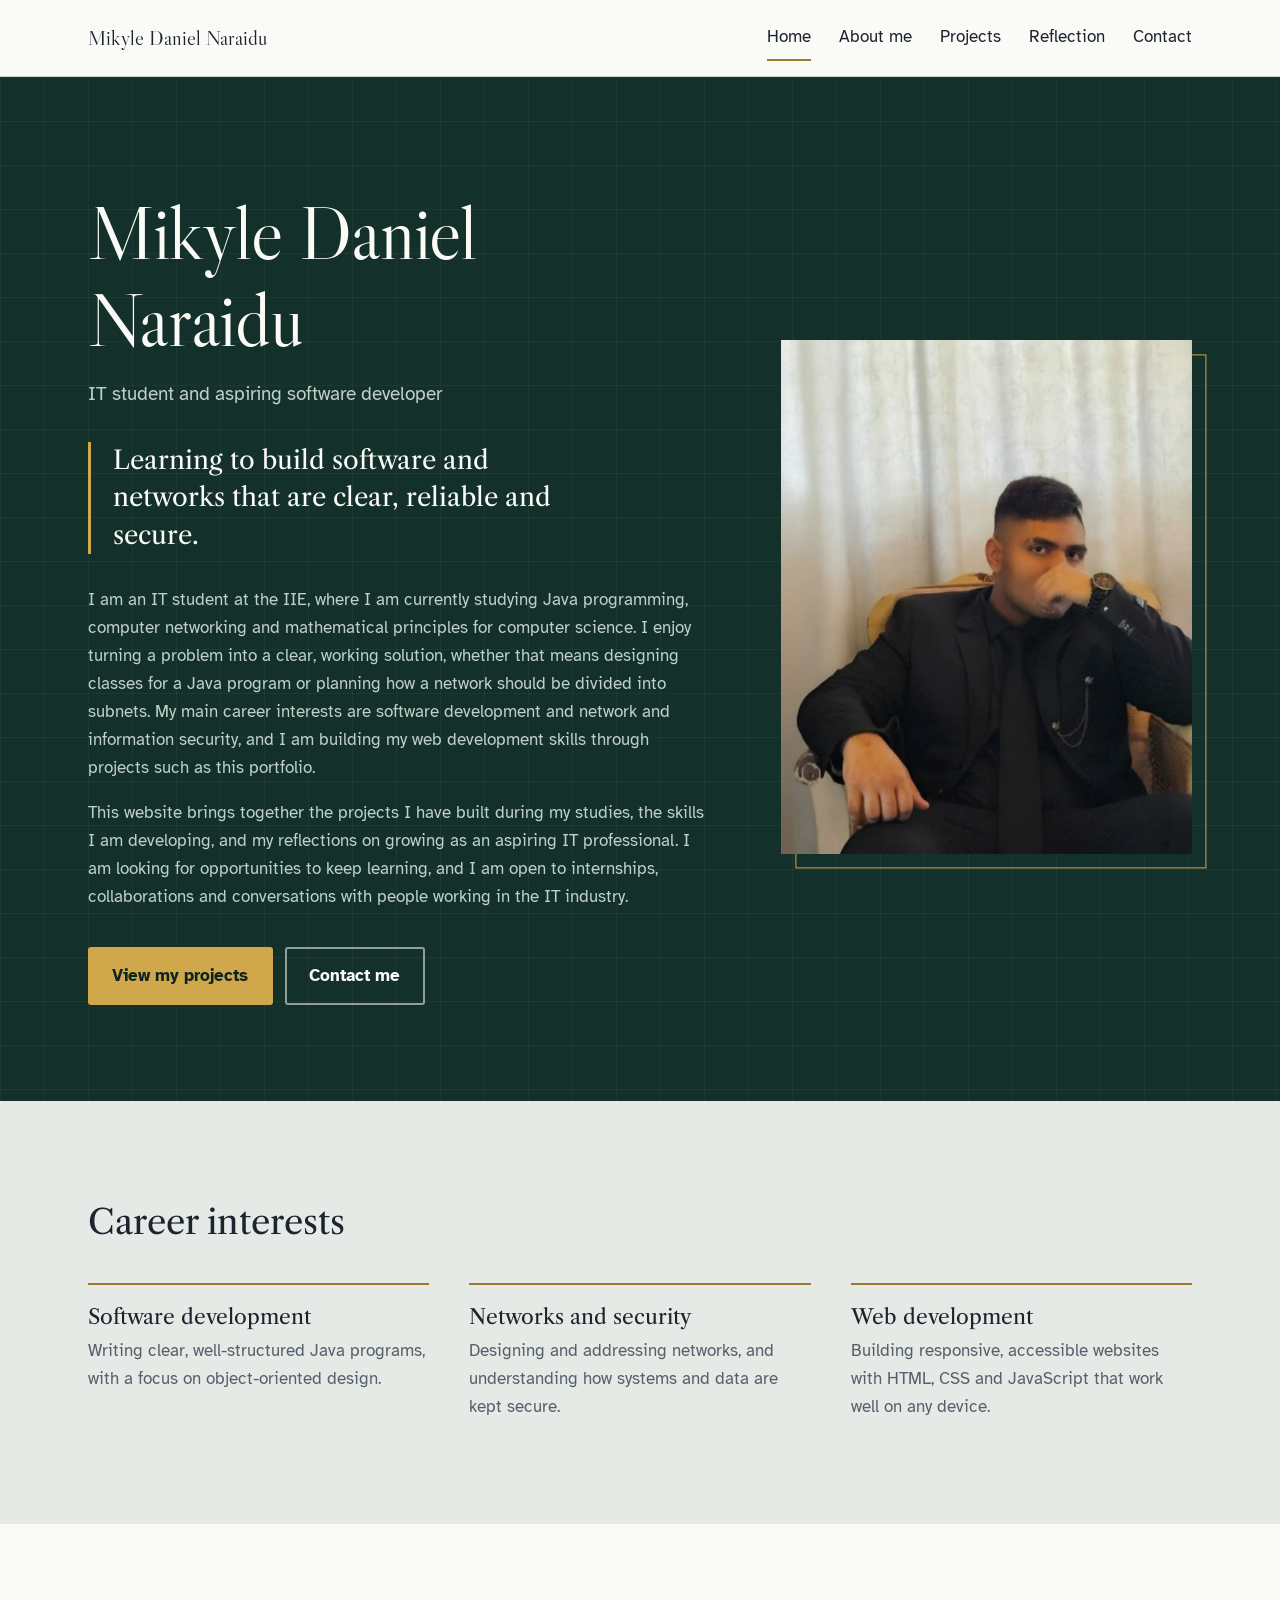
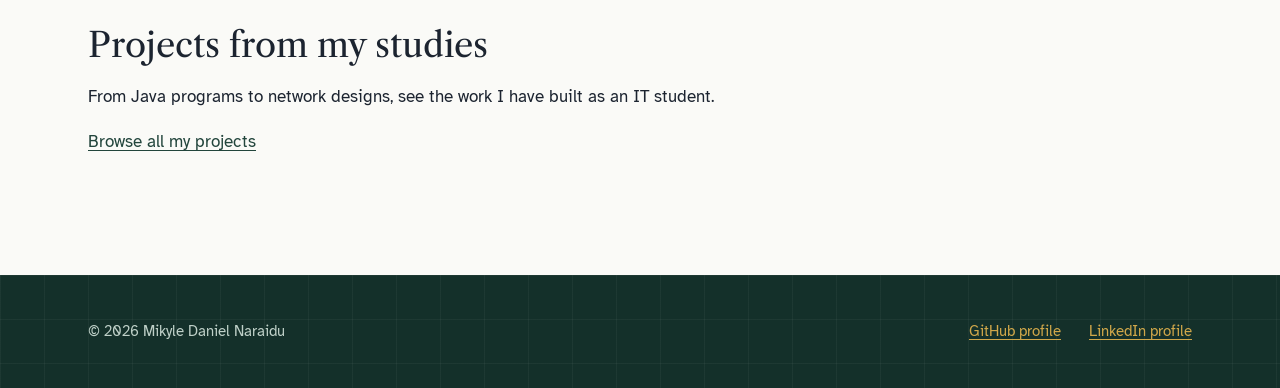
<file: index.html>
<!DOCTYPE html>
<html lang="en-ZA">
<head>
  <meta charset="utf-8">
  <meta name="viewport" content="width=device-width, initial-scale=1">
  <title>Mikyle Daniel Naraidu | IT student and aspiring software developer</title>
  <meta name="description" content="Portfolio of Mikyle Daniel Naraidu, an IT student at the IIE with interests in software development, network and information security, and web development.">
  <meta name="author" content="Mikyle Daniel Naraidu">
  <meta property="og:type" content="website">
  <meta property="og:title" content="Mikyle Daniel Naraidu | IT student and aspiring software developer">
  <meta property="og:description" content="Portfolio of Mikyle Daniel Naraidu, an IT student at the IIE with interests in software development, network and information security, and web development.">
  <link rel="icon" href="assets/images/favicon.svg" type="image/svg+xml">
  <link rel="preconnect" href="https://fonts.googleapis.com">
  <link rel="preconnect" href="https://fonts.gstatic.com" crossorigin>
  <link rel="stylesheet" href="https://fonts.googleapis.com/css2?family=Atkinson+Hyperlegible:wght@400;700&amp;family=Libre+Caslon+Display&amp;family=Libre+Caslon+Text:ital,wght@0,400;0,700;1,400&amp;display=swap">
  <link rel="stylesheet" href="css/styles.css">
  <script>document.documentElement.classList.add("js");</script>
  <script src="js/main.js" defer></script>
</head>
<body>
  <a class="skip-link" href="#main">Skip to main content</a>

  <header class="site-header">
    <div class="wrap">
      <a class="wordmark" href="index.html">Mikyle Daniel Naraidu</a>
      <button class="nav-toggle" type="button" aria-expanded="false" aria-controls="site-nav">Menu</button>
      <nav class="site-nav" id="site-nav" aria-label="Main">
        <ul>
          <li><a href="index.html" aria-current="page">Home</a></li>
          <li><a href="about.html">About me</a></li>
          <li><a href="projects.html">Projects</a></li>
          <li><a href="reflection.html">Reflection</a></li>
          <li><a href="contact.html">Contact</a></li>
        </ul>
      </nav>
    </div>
  </header>

  <main id="main">
    <section class="hero" aria-labelledby="hero-title">
      <div class="wrap">
        <div>
          <h1 id="hero-title">Mikyle Daniel Naraidu</h1>
          <p class="hero-role">IT student and aspiring software developer</p>

          <p class="statement">Learning to build software and networks that are clear, reliable and secure.</p>

          
          <p>I am an IT student at the IIE, where I am currently studying Java programming, computer networking and mathematical principles for computer science. I enjoy turning a problem into a clear, working solution, whether that means designing classes for a Java program or planning how a network should be divided into subnets. My main career interests are software development and network and information security, and I am building my web development skills through projects such as this portfolio.</p>
          <p>This website brings together the projects I have built during my studies, the skills I am developing, and my reflections on growing as an aspiring IT professional. I am looking for opportunities to keep learning, and I am open to internships, collaborations and conversations with people working in the IT industry.</p>

          <div class="actions">
            <a class="button button-primary" href="projects.html">View my projects</a>
            <a class="button button-secondary" href="contact.html">Contact me</a>
          </div>
        </div>

        <figure class="portrait">
          <!-- REPLACE assets/images/profile.jpg with your own photo (portrait shape, about 800 x 1000 pixels, under 300 KB) -->
          <img src="js/assets/images/Screenshot_20231203-174829_WhatsApp(1).jpg" width="800" height="1000" alt="Professional portrait of Mikyle [Surname]">
        </figure>
      </div>
    </section>

    <section class="band" aria-labelledby="interests-title">
      <div class="wrap">
        <h2 id="interests-title">Career interests</h2>
        <ul class="interests">
          <li>
            <h3>Software development</h3>
            <p>Writing clear, well-structured Java programs, with a focus on object-oriented design.</p>
          </li>
          <li>
            <h3>Networks and security</h3>
            <p>Designing and addressing networks, and understanding how systems and data are kept secure.</p>
          </li>
          <li>
            <h3>Web development</h3>
            <p>Building responsive, accessible websites with HTML, CSS and JavaScript that work well on any device.</p>
          </li>
        </ul>
      </div>
    </section>

    <section class="closing" aria-labelledby="work-title">
      <div class="wrap">
        <h2 id="work-title">Projects from my studies</h2>
        <p>From Java programs to network designs, see the work I have built as an IT student.</p>
        <p><a href="projects.html">Browse all my projects</a></p>
      </div>
    </section>
  </main>

  <footer class="site-footer">
    <div class="wrap">
      <p>&copy; <span id="year">2026</span> Mikyle Daniel Naraidu</p>
      <ul>
        <li><a href="https://github.com/ST10447186">GitHub profile</a></li>
        <li><a href="https://www.linkedin.com/in/YOUR-LINKEDIN-HANDLE/">LinkedIn profile</a></li>
      </ul>
    </div>
  </footer>
</body>
</html>
</file>
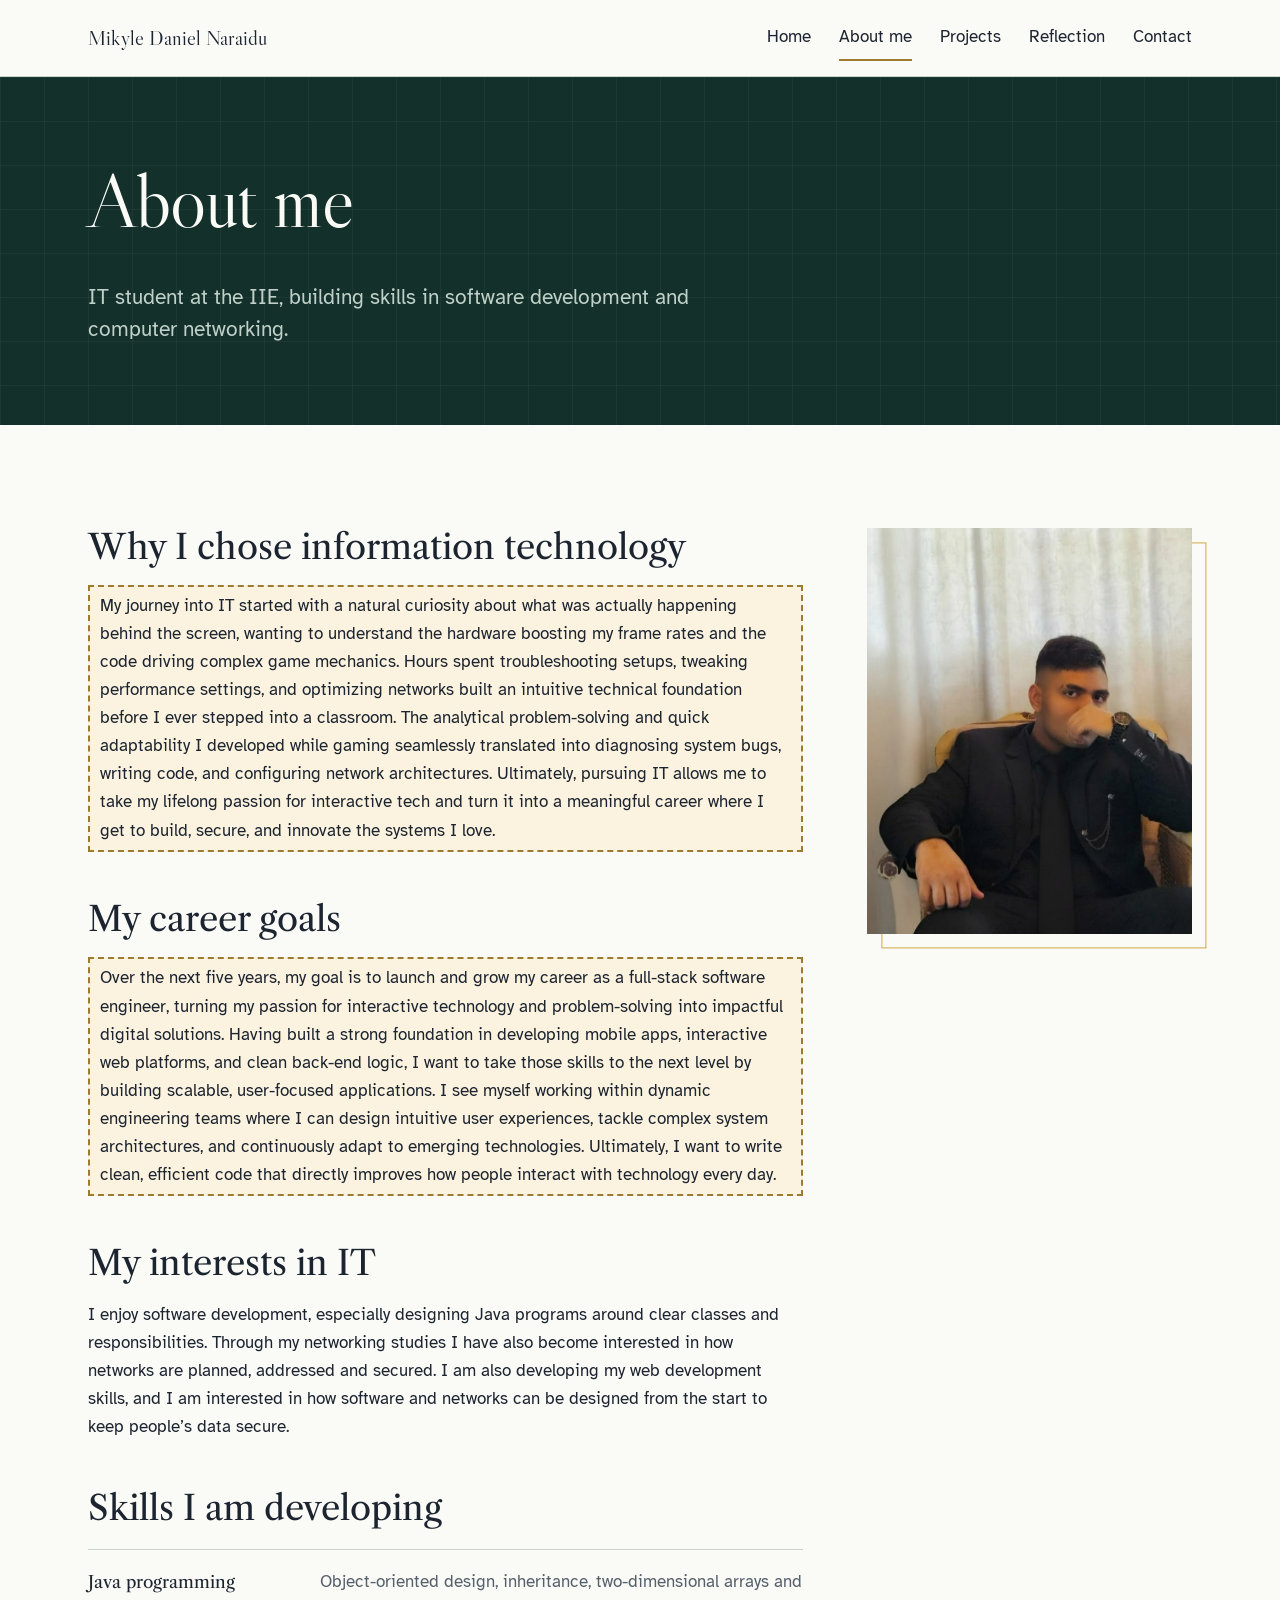
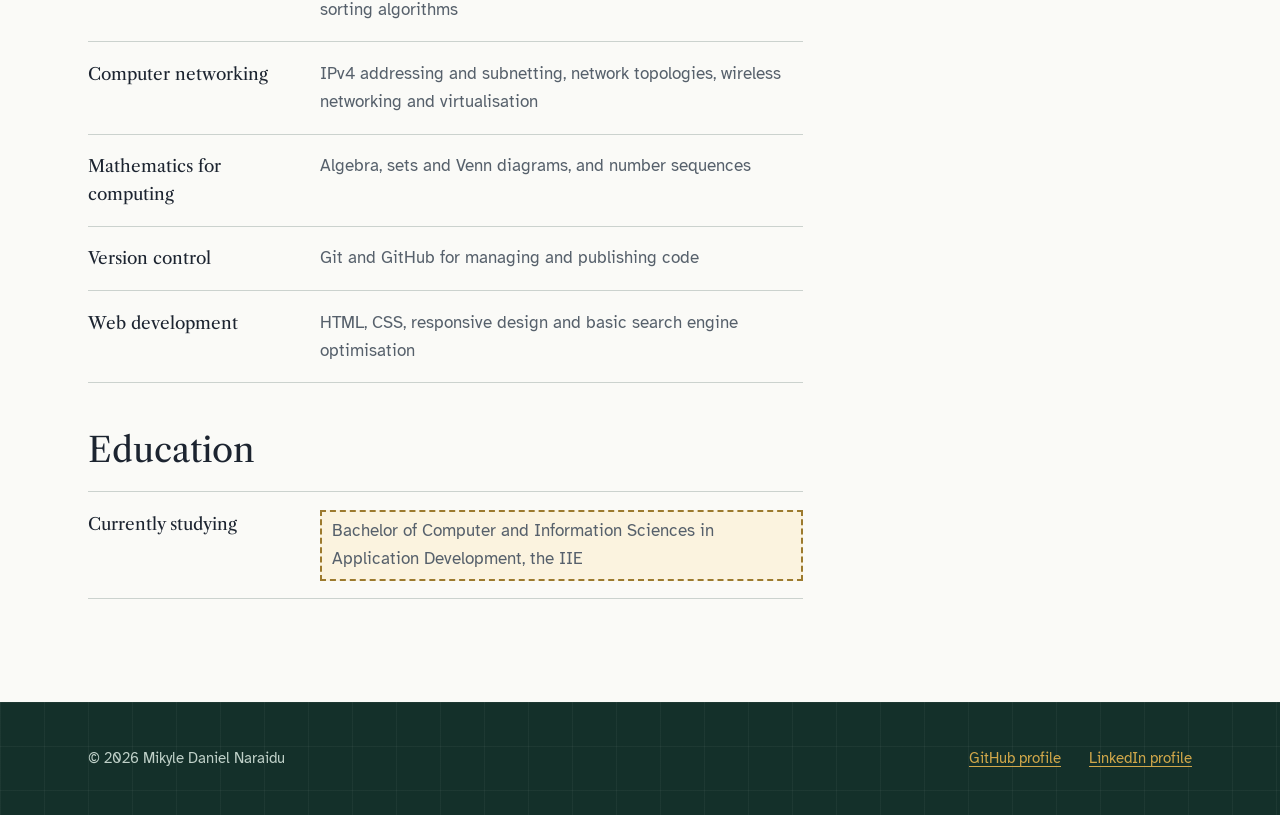
<file: about.html>
<!DOCTYPE html>
<html lang="en-ZA">
<head>
  <meta charset="utf-8">
  <meta name="viewport" content="width=device-width, initial-scale=1">
  <title>About me | Mikyle Daniel Naraidu</title>
  <meta name="description" content="About Mikyle Daniel Naraidu: why he chose to study information technology, his career goals, and the IT skills he is developing as a student at the IIE.">
  <meta name="author" content="Mikyle Daniel Naraidu">
  <meta property="og:type" content="website">
  <meta property="og:title" content="About me | Mikyle Daniel Naraidu">
  <meta property="og:description" content="About Mikyle Daniel Naraidu: why he chose to study information technology, his career goals, and the IT skills he is developing as a student at the IIE.">
  <link rel="icon" href="assets/images/favicon.svg" type="image/svg+xml">
  <link rel="preconnect" href="https://fonts.googleapis.com">
  <link rel="preconnect" href="https://fonts.gstatic.com" crossorigin>
  <link rel="stylesheet" href="https://fonts.googleapis.com/css2?family=Atkinson+Hyperlegible:wght@400;700&amp;family=Libre+Caslon+Display&amp;family=Libre+Caslon+Text:ital,wght@0,400;0,700;1,400&amp;display=swap">
  <link rel="stylesheet" href="css/styles.css">
  <script>document.documentElement.classList.add("js");</script>
  <script src="js/main.js" defer></script>
</head>
<body>
  <a class="skip-link" href="#main">Skip to main content</a>

  <header class="site-header">
    <div class="wrap">
      <a class="wordmark" href="index.html">Mikyle Daniel Naraidu</a>
      <button class="nav-toggle" type="button" aria-expanded="false" aria-controls="site-nav">Menu</button>
      <nav class="site-nav" id="site-nav" aria-label="Main">
        <ul>
          <li><a href="index.html">Home</a></li>
          <li><a href="about.html" aria-current="page">About me</a></li>
          <li><a href="projects.html">Projects</a></li>
          <li><a href="reflection.html">Reflection</a></li>
          <li><a href="contact.html">Contact</a></li>
        </ul>
      </nav>
    </div>
  </header>

  <main id="main">
    <div class="page-intro">
      <div class="wrap">
        <h1>About me</h1>
        <p class="lead">IT student at the IIE, building skills in software development and computer networking.</p>
      </div>
    </div>

    <div class="page-body">
      <div class="wrap about-grid">
        <div class="prose">
          <h2>Why I chose information technology</h2>
          <p class="todo">My journey into IT started with a natural curiosity about what was actually happening behind the screen, wanting to understand the hardware boosting my frame rates and the code driving complex game mechanics. Hours spent troubleshooting setups, tweaking performance settings, and optimizing networks built an intuitive technical foundation before I ever stepped into a classroom. The analytical problem-solving and quick adaptability I developed while gaming seamlessly translated into diagnosing system bugs, writing code, and configuring network architectures. Ultimately, pursuing IT allows me to take my lifelong passion for interactive tech and turn it into a meaningful career where I get to build, secure, and innovate the systems I love.
          <h2>My career goals</h2>
          <p class="todo">Over the next five years, my goal is to launch and grow my career as a full-stack software engineer, turning my passion for interactive technology and problem-solving into impactful digital solutions. Having built a strong foundation in developing mobile apps, interactive web platforms, and clean back-end logic, I want to take those skills to the next level by building scalable, user-focused applications. I see myself working within dynamic engineering teams where I can design intuitive user experiences, tackle complex system architectures, and continuously adapt to emerging technologies. Ultimately, I want to write clean, efficient code that directly improves how people interact with technology every day.
          <h2>My interests in IT</h2>
          
          <p>I enjoy software development, especially designing Java programs around clear classes and responsibilities. Through my networking studies I have also become interested in how networks are planned, addressed and secured. I am also developing my web development skills, and I am interested in how software and networks can be designed from the start to keep people&rsquo;s data secure.</p>

          <h2>Skills I am developing</h2>
          <dl class="rows">
            <div>
              <dt>Java programming</dt>
              <dd>Object-oriented design, inheritance, two-dimensional arrays and sorting algorithms</dd>
            </div>
            <div>
              <dt>Computer networking</dt>
              <dd>IPv4 addressing and subnetting, network topologies, wireless networking and virtualisation</dd>
            </div>
            <div>
              <dt>Mathematics for computing</dt>
              <dd>Algebra, sets and Venn diagrams, and number sequences</dd>
            </div>
            <div>
              <dt>Version control</dt>
              <dd>Git and GitHub for managing and publishing code</dd>
            </div>
            <div>
              <dt>Web development</dt>
              <dd>HTML, CSS, responsive design and basic search engine optimisation</dd>
            </div>
          </dl>

          <h2>Education</h2>
          <dl class="rows">
            <div>
              <dt>Currently studying</dt>
              <dd class="todo">Bachelor of Computer and Information Sciences in Application Development, the IIE</dd>
            </div>
          </dl>
        </div>

        <figure class="portrait">
          <img src="js/assets/images/Screenshot_20231203-174829_WhatsApp(1).jpg" width="800" height="1000" alt="Portrait of Mikyle [Surname]" loading="lazy">
        </figure>
      </div>
    </div>
  </main>

  <footer class="site-footer">
    <div class="wrap">
      <p>&copy; <span id="year">2026</span> Mikyle Daniel Naraidu</p>
      <ul>
        <li><a href="https://github.com/ST10447186">GitHub profile</a></li>
        <li><a href="https://www.linkedin.com/in/YOUR-LINKEDIN-HANDLE/">LinkedIn profile</a></li>
      </ul>
    </div>
  </footer>
</body>
</html>
</file>
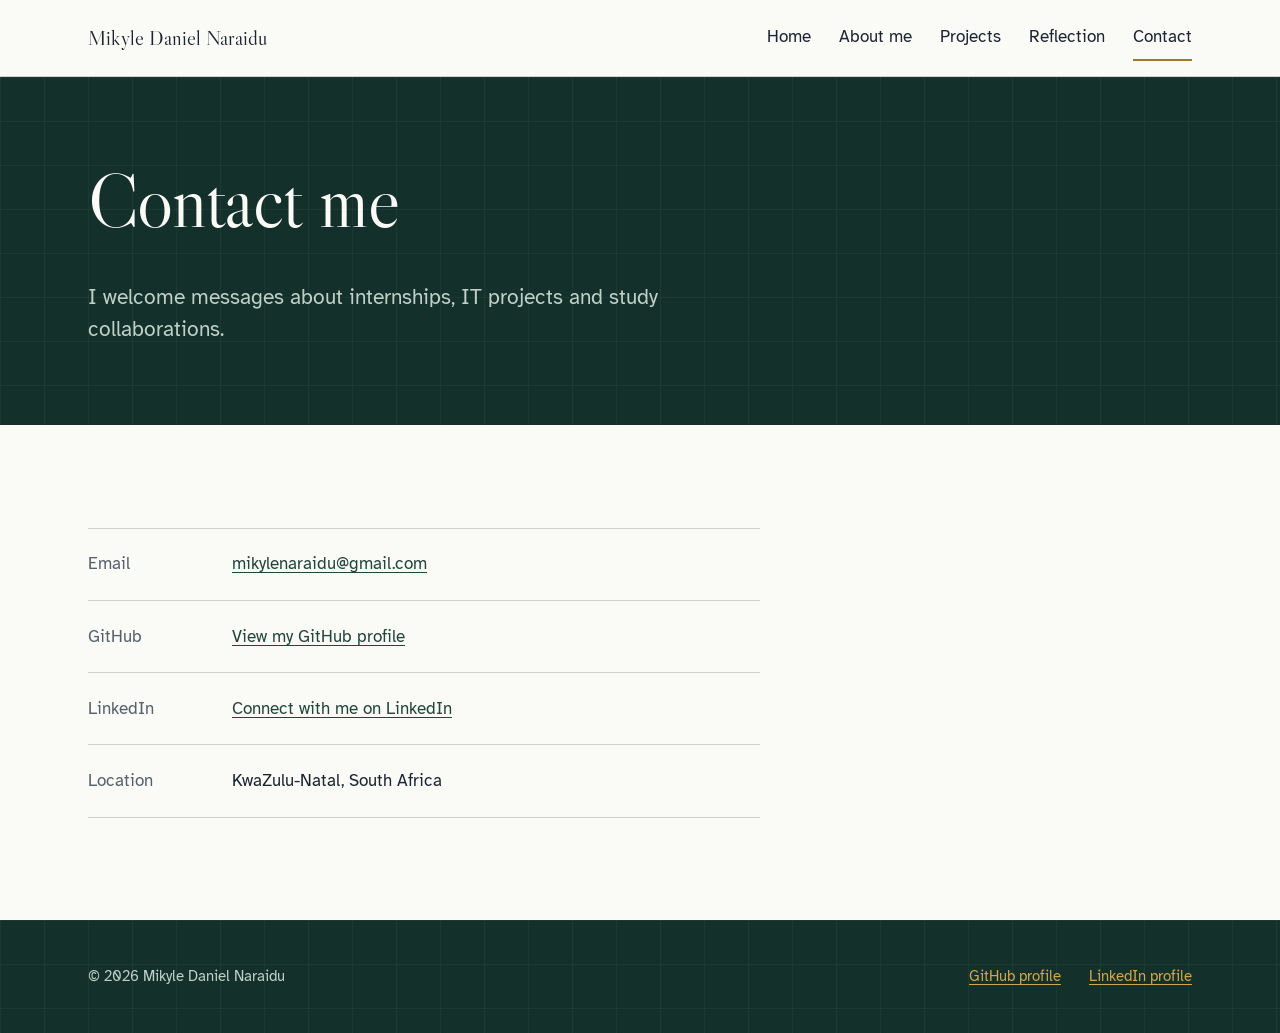
<file: contact.html>
<!DOCTYPE html>
<html lang="en-ZA">
<head>
  <meta charset="utf-8">
  <meta name="viewport" content="width=device-width, initial-scale=1">
  <title>Contact | Mikyle Daniel Naraidu</title>
  <meta name="description" content="Contact Mikyle Daniel Naraidu, IT student, about internships, IT projects or study collaborations, by email, GitHub or LinkedIn.">
  <meta name="author" content="Mikyle Daniel Naraidu">
  <meta property="og:type" content="website">
  <meta property="og:title" content="Contact | Mikyle Daniel Naraidu">
  <meta property="og:description" content="Contact Mikyle Daniel Naraidu, IT student, about internships, IT projects or study collaborations, by email, GitHub or LinkedIn.">
  <link rel="icon" href="assets/images/favicon.svg" type="image/svg+xml">
  <link rel="preconnect" href="https://fonts.googleapis.com">
  <link rel="preconnect" href="https://fonts.gstatic.com" crossorigin>
  <link rel="stylesheet" href="https://fonts.googleapis.com/css2?family=Atkinson+Hyperlegible:wght@400;700&amp;family=Libre+Caslon+Display&amp;family=Libre+Caslon+Text:ital,wght@0,400;0,700;1,400&amp;display=swap">
  <link rel="stylesheet" href="css/styles.css">
  <script>document.documentElement.classList.add("js");</script>
  <script src="js/main.js" defer></script>
</head>
<body>
  <a class="skip-link" href="#main">Skip to main content</a>

  <header class="site-header">
    <div class="wrap">
      <a class="wordmark" href="index.html">Mikyle Daniel Naraidu</a>
      <button class="nav-toggle" type="button" aria-expanded="false" aria-controls="site-nav">Menu</button>
      <nav class="site-nav" id="site-nav" aria-label="Main">
        <ul>
          <li><a href="index.html">Home</a></li>
          <li><a href="about.html">About me</a></li>
          <li><a href="projects.html">Projects</a></li>
          <li><a href="reflection.html">Reflection</a></li>
          <li><a href="contact.html" aria-current="page">Contact</a></li>
        </ul>
      </nav>
    </div>
  </header>

  <main id="main">
    <div class="page-intro">
      <div class="wrap">
        <h1>Contact me</h1>
        <p class="lead">I welcome messages about internships, IT projects and study collaborations.</p>
      </div>
    </div>

    <div class="page-body">
      <div class="wrap">
        <ul class="contact-list">
          <li>
            <span class="label">Email</span>
            <a href="mailto:mikylenaraidu@gmail.com">mikylenaraidu@gmail.com</a>
          </li>
          <li>
            <span class="label">GitHub</span>
            <a href="https://github.com/ST10447186">View my GitHub profile</a>
          </li>
          <li>
            <span class="label">LinkedIn</span>
            <a href="https://www.linkedin.com/in/YOUR-LINKEDIN-HANDLE/">Connect with me on LinkedIn</a>
          </li>
          <li>
            <span class="label">Location</span>
            <span>KwaZulu-Natal, South Africa</span>
          </li>
        </ul>
      </div>
    </div>
  </main>

  <footer class="site-footer">
    <div class="wrap">
      <p>&copy; <span id="year">2026</span> Mikyle Daniel Naraidu</p>
      <ul>
        <li><a href="https://github.com/ST10447186">GitHub profile</a></li>
        <li><a href="https://www.linkedin.com/in/YOUR-LINKEDIN-HANDLE/">LinkedIn profile</a></li>
      </ul>
    </div>
  </footer>
</body>
</html>
</file>
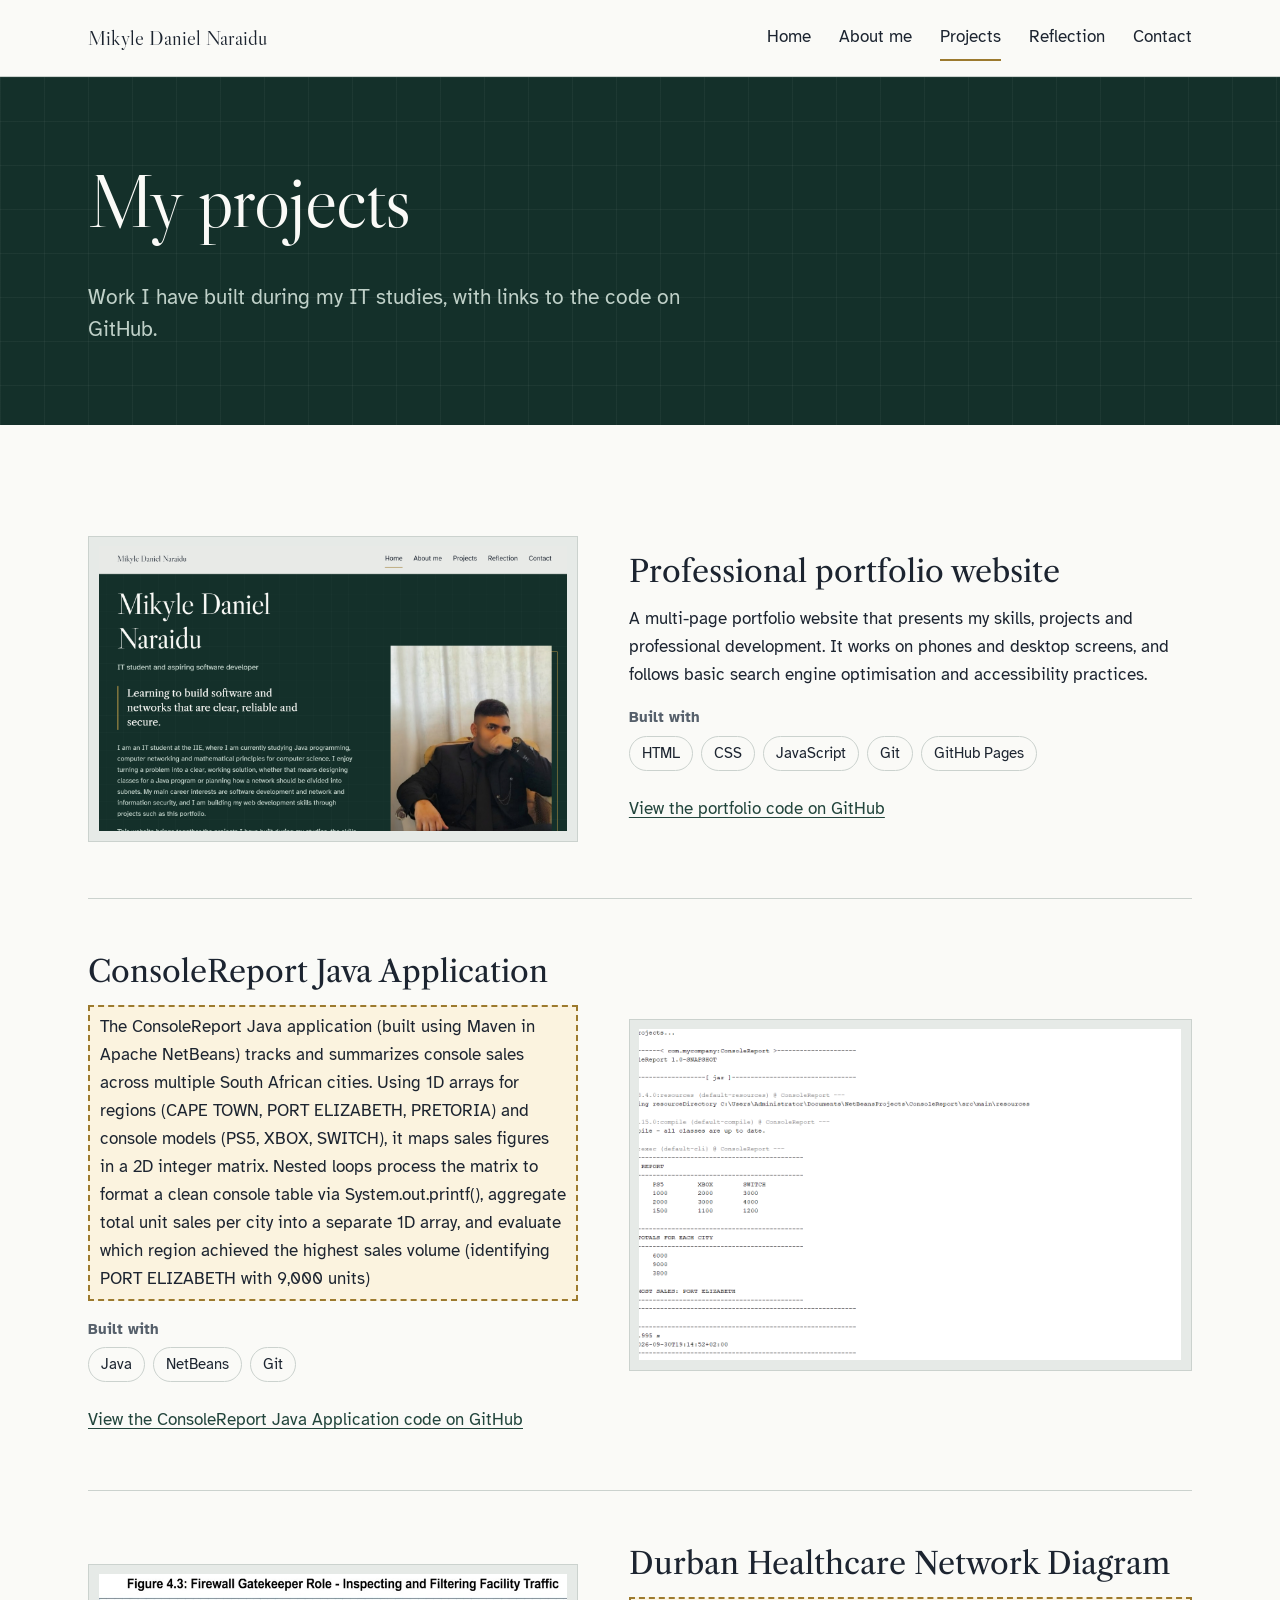
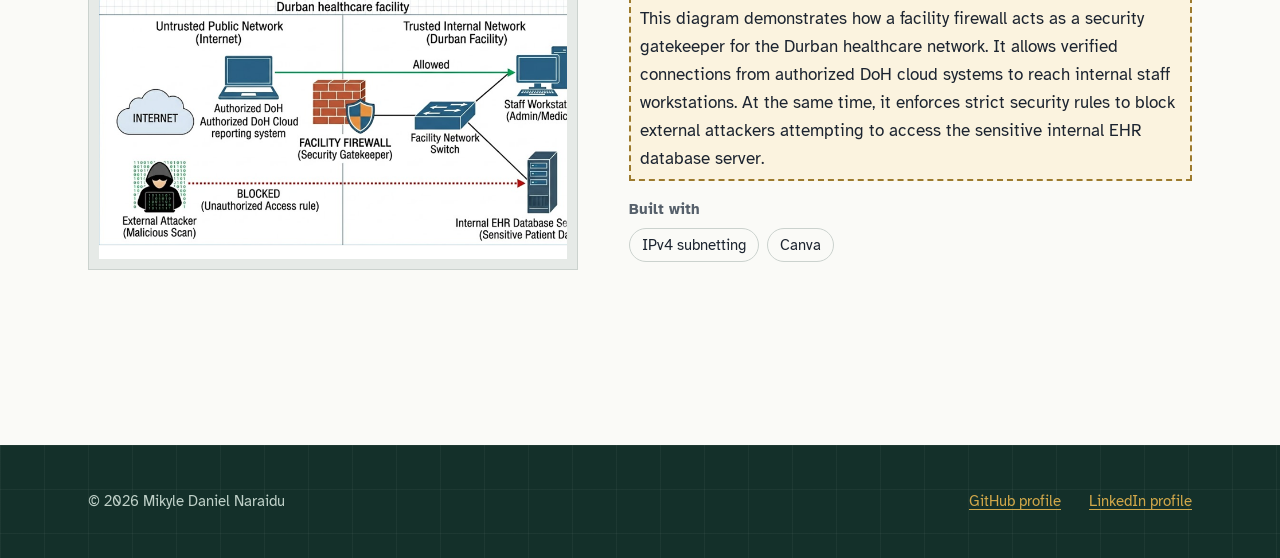
<file: projects.html>
<!DOCTYPE html>
<html lang="en-ZA">
<head>
  <meta charset="utf-8">
  <meta name="viewport" content="width=device-width, initial-scale=1">
  <title>Projects | Mikyle [Surname]</title>
  <meta name="description" content="Projects by Mikyle [Surname], IT student: a responsive portfolio website, Java programs and computer networking work, with links to the code on GitHub.">
  <meta name="author" content="Mikyle [Surname]">
  <meta property="og:type" content="website">
  <meta property="og:title" content="Projects | Mikyle [Surname]">
  <meta property="og:description" content="Projects by Mikyle [Surname], IT student: a responsive portfolio website, Java programs and computer networking work, with links to the code on GitHub.">
  <link rel="icon" href="assets/images/favicon.svg" type="image/svg+xml">
  <link rel="preconnect" href="https://fonts.googleapis.com">
  <link rel="preconnect" href="https://fonts.gstatic.com" crossorigin>
  <link rel="stylesheet" href="https://fonts.googleapis.com/css2?family=Atkinson+Hyperlegible:wght@400;700&amp;family=Libre+Caslon+Display&amp;family=Libre+Caslon+Text:ital,wght@0,400;0,700;1,400&amp;display=swap">
  <link rel="stylesheet" href="css/styles.css">
  <script>document.documentElement.classList.add("js");</script>
  <script src="js/main.js" defer></script>
</head>
<body>
  <a class="skip-link" href="#main">Skip to main content</a>

  <header class="site-header">
    <div class="wrap">
      <a class="wordmark" href="index.html">Mikyle Daniel Naraidu</a>
      <button class="nav-toggle" type="button" aria-expanded="false" aria-controls="site-nav">Menu</button>
      <nav class="site-nav" id="site-nav" aria-label="Main">
        <ul>
          <li><a href="index.html">Home</a></li>
          <li><a href="about.html">About me</a></li>
          <li><a href="projects.html" aria-current="page">Projects</a></li>
          <li><a href="reflection.html">Reflection</a></li>
          <li><a href="contact.html">Contact</a></li>
        </ul>
      </nav>
    </div>
  </header>

  <main id="main">
    <div class="page-intro">
      <div class="wrap">
        <h1>My projects</h1>
        <p class="lead">Work I have built during my IT studies, with links to the code on GitHub.</p>
      </div>
    </div>

    <div class="page-body">
      <div class="wrap">

        <article class="project" aria-labelledby="project-portfolio">
          
          <img src="js/assets/images/Screenshot 2026-09-30 224926.png" width="1200" height="750" alt="Screenshot of the home page of Mikyle [Surname]'s portfolio website" loading="lazy">
          <div>
            <h2 id="project-portfolio">Professional portfolio website</h2>
            <p>A multi-page portfolio website that presents my skills, projects and professional development. It works on phones and desktop screens, and follows basic search engine optimisation and accessibility practices.</p>
            <h3 class="tools-heading">Built with</h3>
            <ul class="tools">
              <li>HTML</li>
              <li>CSS</li>
              <li>JavaScript</li>
              <li>Git</li>
              <li>GitHub Pages</li>
            </ul>
            <ul class="project-links">
              <li><a href="https://github.com/ST10447186/Portfolio_Website_ITPP.git">View the portfolio code on GitHub</a></li>
            </ul>
          </div>
        </article>

        <article class="project" aria-labelledby="project-java">
         
          <img src="js/assets/images/Java project for itpp website.png" width="1200" height="750" alt="Screenshot of the [Java project title] program running in NetBeans" loading="lazy">
          <div>
            
            <h2 id="project-java">ConsoleReport Java Application</h2>
            <p class="todo">The ConsoleReport Java application (built using Maven in Apache NetBeans) tracks and summarizes console sales across multiple South African cities. Using 1D arrays for regions (CAPE TOWN, PORT ELIZABETH, PRETORIA) and console models (PS5, XBOX, SWITCH), it maps sales figures in a 2D integer matrix. Nested loops process the matrix to format a clean console table via System.out.printf(), aggregate total unit sales per city into a separate 1D array, and evaluate which region achieved the highest sales volume (identifying PORT ELIZABETH with 9,000 units)</p>
            <h3 class="tools-heading">Built with</h3>
            <ul class="tools">
              <li>Java</li>
              <li>NetBeans</li>
              <li>Git</li>
            </ul>
            <ul class="project-links">
              <li><a href="https://github.com/ST10447186/Question1_PRACTEST_PROG6112.git">View the ConsoleReport Java Application code on GitHub</a></li>
            </ul>
          </div>
        </article>

        <!-- OPTIONAL third project. Delete this whole <article> if you only need two. -->
        <article class="project" aria-labelledby="project-network">
          <!-- REPLACE with an image of your network diagram or subnet table -->
          <img src="js/assets/images/Networking project for itpp website.png" width="1200" height="750" alt="Network diagram for the [networking project title]" loading="lazy">
          <div>
            <h2 id="project-network">Durban Healthcare Network Diagram</h2>
            <p class="todo">This diagram demonstrates how a facility firewall acts as a security gatekeeper for the Durban healthcare network. It allows verified connections from authorized DoH cloud systems to reach internal staff workstations. At the same time, it enforces strict security rules to block external attackers attempting to access the sensitive internal EHR database server.</p>
            <h3 class="tools-heading">Built with</h3>
            <ul class="tools">
              <li>IPv4 subnetting</li>
              <li class="todo">Canva</li>
            </ul>
            <ul class="project-links">
              
            </ul>
          </div>
        </article>

      </div>
    </div>
  </main>

  <footer class="site-footer">
    <div class="wrap">
      <p>&copy; <span id="year">2026</span> Mikyle Daniel Naraidu</p>
      <ul>
        <li><a href="https://github.com/ST10447186">GitHub profile</a></li>
        <li><a href="https://www.linkedin.com/in/YOUR-LINKEDIN-HANDLE/">LinkedIn profile</a></li>
      </ul>
    </div>
  </footer>
</body>
</html>
</file>
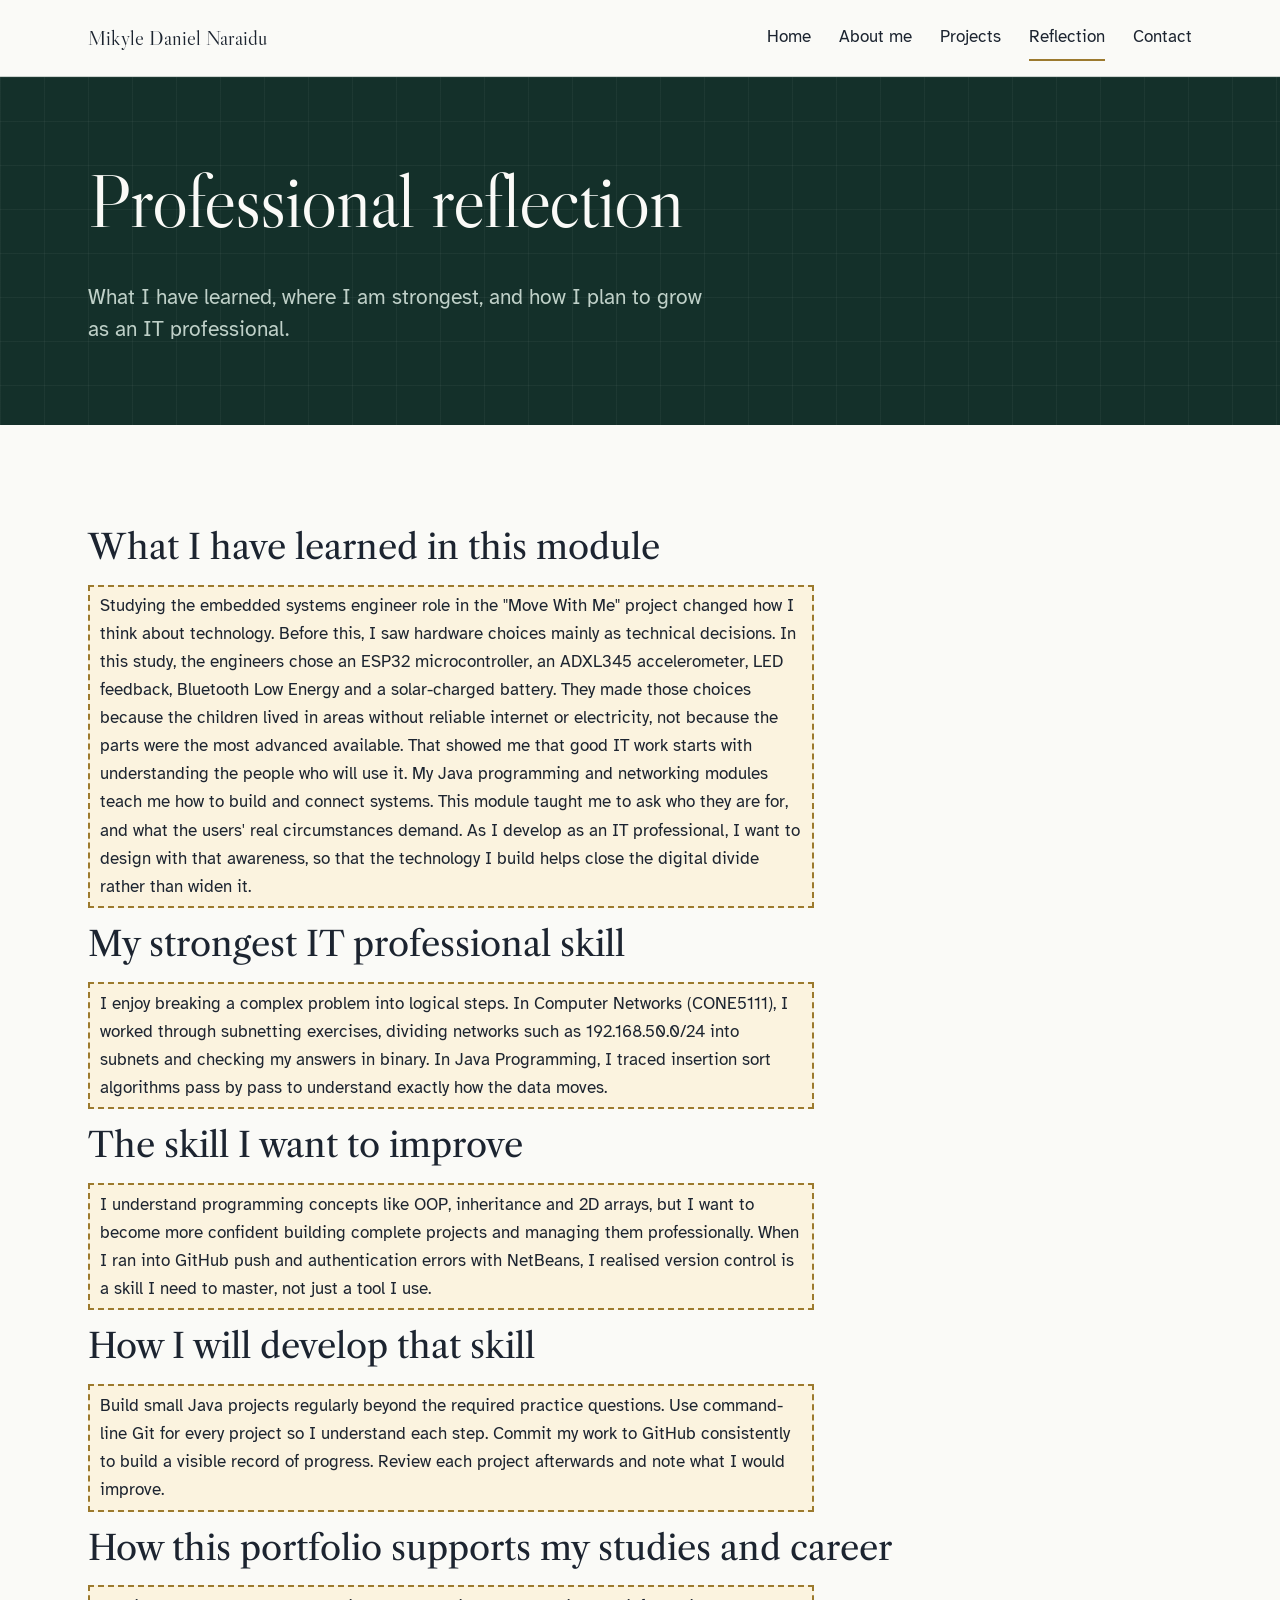
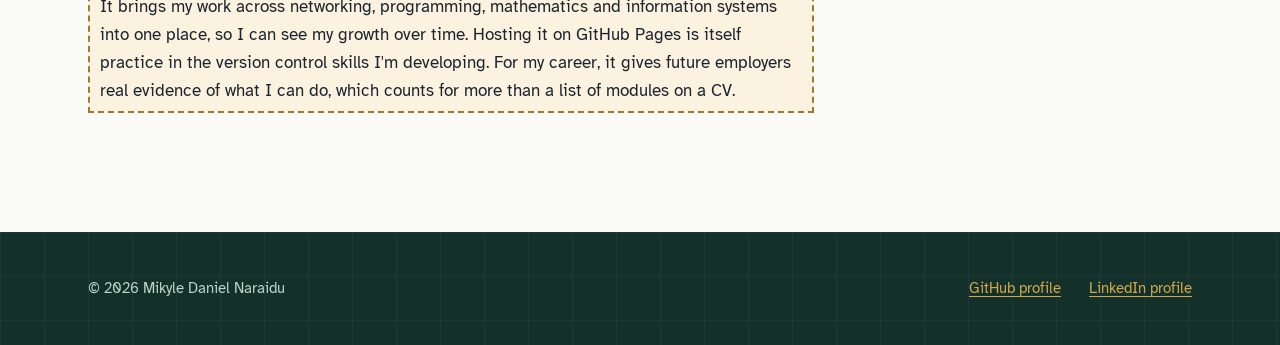
<file: reflection.html>
<!DOCTYPE html>
<html lang="en-ZA">
<head>
  <meta charset="utf-8">
  <meta name="viewport" content="width=device-width, initial-scale=1">
  <title>Professional reflection | Mikyle Daniel Naraidu</title>
  <meta name="description" content="A professional reflection by IT student Mikyle Daniel Naraidu on what he has learned, his strongest skills, and his plans for professional development.">
  <meta name="author" content="Mikyle Daniel Naraidu">
  <meta property="og:type" content="website">
  <meta property="og:title" content="Professional reflection | Mikyle Daniel Naraidu">
  <meta property="og:description" content="A professional reflection by IT student Mikyle Daniel Naraidu on what he has learned, his strongest skills, and his plans for professional development.">
  <link rel="icon" href="assets/images/favicon.svg" type="image/svg+xml">
  <link rel="preconnect" href="https://fonts.googleapis.com">
  <link rel="preconnect" href="https://fonts.gstatic.com" crossorigin>
  <link rel="stylesheet" href="https://fonts.googleapis.com/css2?family=Atkinson+Hyperlegible:wght@400;700&amp;family=Libre+Caslon+Display&amp;family=Libre+Caslon+Text:ital,wght@0,400;0,700;1,400&amp;display=swap">
  <link rel="stylesheet" href="css/styles.css">
  <script>document.documentElement.classList.add("js");</script>
  <script src="js/main.js" defer></script>
</head>
<body>
  <a class="skip-link" href="#main">Skip to main content</a>

  <header class="site-header">
    <div class="wrap">
      <a class="wordmark" href="index.html">Mikyle Daniel Naraidu</a>
      <button class="nav-toggle" type="button" aria-expanded="false" aria-controls="site-nav">Menu</button>
      <nav class="site-nav" id="site-nav" aria-label="Main">
        <ul>
          <li><a href="index.html">Home</a></li>
          <li><a href="about.html">About me</a></li>
          <li><a href="projects.html">Projects</a></li>
          <li><a href="reflection.html" aria-current="page">Reflection</a></li>
          <li><a href="contact.html">Contact</a></li>
        </ul>
      </nav>
    </div>
  </header>

  <main id="main">
    <div class="page-intro">
      <div class="wrap">
        <h1>Professional reflection</h1>
        <p class="lead">What I have learned, where I am strongest, and how I plan to grow as an IT professional.</p>
      </div>
    </div>

    <div class="page-body">
      <div class="wrap">
        
        
          <h2>What I have learned in this module</h2>
          <p class="todo">Studying the embedded systems engineer role in the "Move With Me" project changed how I think about technology. Before this, I saw hardware choices mainly as technical decisions. In this study, the engineers chose an ESP32 microcontroller, an ADXL345 accelerometer, LED feedback, Bluetooth Low Energy and a solar-charged battery. They made those choices because the children lived in areas without reliable internet or electricity, not because the parts were the most advanced available.

That showed me that good IT work starts with understanding the people who will use it. My Java programming and networking modules teach me how to build and connect systems. This module taught me to ask who they are for, and what the users' real circumstances demand. As I develop as an IT professional, I want to design with that awareness, so that the technology I build helps close the digital divide rather than widen it.</p>

          <h2>My strongest IT professional skill</h2>
          <p class="todo">I enjoy breaking a complex problem into logical steps. In Computer Networks (CONE5111), I worked through subnetting exercises, dividing networks such as 192.168.50.0/24 into subnets and checking my answers in binary. In Java Programming, I traced insertion sort algorithms pass by pass to understand exactly how the data moves.</p>

          <h2>The skill I want to improve</h2>
          <p class="todo">I understand programming concepts like OOP, inheritance and 2D arrays, but I want to become more confident building complete projects and managing them professionally. When I ran into GitHub push and authentication errors with NetBeans, I realised version control is a skill I need to master, not just a tool I use.</p>

          <h2>How I will develop that skill</h2>
          <p class="todo">Build small Java projects regularly beyond the required practice questions.
Use command-line Git for every project so I understand each step.
Commit my work to GitHub consistently to build a visible record of progress.
Review each project afterwards and note what I would improve.</p>

          <h2>How this portfolio supports my studies and career</h2>
          <p class="todo">It brings my work across networking, programming, mathematics and information systems into one place, so I can see my growth over time. Hosting it on GitHub Pages is itself practice in the version control skills I'm developing. For my career, it gives future employers real evidence of what I can do, which counts for more than a list of modules on a CV.</p>
        </article>
      </div>
    </div>
  </main>

  <footer class="site-footer">
    <div class="wrap">
      <p>&copy; <span id="year">2026</span> Mikyle Daniel Naraidu</p>
      <ul>
        <li><a href="https://github.com/ST10447186">GitHub profile</a></li>
        <li><a href="https://www.linkedin.com/in/YOUR-LINKEDIN-HANDLE/">LinkedIn profile</a></li>
      </ul>
    </div>
  </footer>
</body>
</html>
</file>
<file: css/styles.css>
/* ==========================================================
   Portfolio stylesheet
   Colours: deep green and brass on a neutral paper white.
   Type: Libre Caslon Display and Libre Caslon Text (headings)
         with Atkinson Hyperlegible (body).
   ========================================================== */

:root {
  --ink: #1C2430;
  --paper: #FAFAF7;
  --green: #14302A;
  --green-mid: #22453C;
  --green-dark: #0E241F;
  --brass: #9C7A2E;
  --brass-light: #D0A74A;
  --mist: #E6EAE7;
  --muted: #56606B;
  --sage: #BFD0C8;
  --rule: #CBD2CE;

  --display: "Libre Caslon Display", "Libre Caslon Text", Georgia, serif;
  --serif: "Libre Caslon Text", Georgia, "Times New Roman", serif;
  --sans: "Atkinson Hyperlegible", "Segoe UI", Arial, sans-serif;

  --measure: 66ch;
  --wrap: 72rem;
  --breathe: clamp(3.5rem, 8vw, 6.5rem);
}

*,
*::before,
*::after {
  box-sizing: border-box;
}

html {
  -webkit-text-size-adjust: 100%;
  scroll-behavior: smooth;
}

body {
  margin: 0;
  background: var(--paper);
  color: var(--ink);
  font-family: var(--sans);
  font-size: 1.0625rem;
  line-height: 1.65;
}

img {
  display: block;
  max-width: 100%;
  height: auto;
}

/* ---------- Type ---------- */

h1,
h2,
h3 {
  margin: 0 0 0.5em;
  font-weight: 400;
  line-height: 1.15;
  color: var(--ink);
}

h1 {
  font-family: var(--display);
  font-size: clamp(2.5rem, 6.5vw, 4.75rem);
  letter-spacing: -0.015em;
}

h2 {
  font-family: var(--serif);
  font-size: clamp(1.6rem, 3.2vw, 2.15rem);
}

h3 {
  font-family: var(--serif);
  font-size: 1.3rem;
}

p {
  max-width: var(--measure);
  margin: 0 0 1em;
}

a {
  color: var(--green-mid);
  text-decoration-thickness: 1px;
  text-underline-offset: 0.2em;
}

a:hover {
  color: var(--green-dark);
  text-decoration-thickness: 2px;
}

:focus-visible {
  outline: 3px solid var(--brass);
  outline-offset: 3px;
}

.lead {
  max-width: 44ch;
  font-size: clamp(1.125rem, 2vw, 1.3125rem);
  line-height: 1.5;
}

.sr-only {
  position: absolute;
  width: 1px;
  height: 1px;
  overflow: hidden;
  clip: rect(0 0 0 0);
  white-space: nowrap;
}

.skip-link {
  position: absolute;
  top: -4rem;
  left: 1rem;
  z-index: 20;
  padding: 0.5rem 1rem;
  background: var(--green);
  color: var(--paper);
}

.skip-link:focus {
  top: 1rem;
}

.wrap {
  max-width: var(--wrap);
  margin: 0 auto;
  padding: 0 1.5rem;
}

/* ---------- Header and navigation ---------- */

.site-header {
  position: sticky;
  top: 0;
  z-index: 10;
  border-bottom: 1px solid var(--rule);
  background: rgba(250, 250, 247, 0.92);
  backdrop-filter: blur(8px);
}

.site-header .wrap {
  display: flex;
  flex-wrap: wrap;
  align-items: center;
  justify-content: space-between;
  gap: 0 1rem;
  min-height: 4.75rem;
}

.wordmark {
  font-family: var(--display);
  font-size: 1.3rem;
  color: var(--ink);
  text-decoration: none;
}

.wordmark:hover {
  color: var(--green-mid);
}

.site-nav ul {
  display: flex;
  gap: 1.75rem;
  margin: 0;
  padding: 0;
  list-style: none;
}

.site-nav a {
  display: block;
  padding: 0.5rem 0;
  border-bottom: 2px solid transparent;
  color: var(--ink);
  text-decoration: none;
}

.site-nav a:hover {
  border-bottom-color: var(--rule);
}

/* The brass underline marks the page you are on */
.site-nav a[aria-current="page"] {
  border-bottom-color: var(--brass);
}

.nav-toggle {
  display: none;
  padding: 0.5rem 0.9rem;
  border: 1px solid var(--ink);
  border-radius: 3px;
  background: transparent;
  color: var(--ink);
  font: 700 1rem var(--sans);
  cursor: pointer;
}

@media (max-width: 760px) {
  .js .nav-toggle {
    display: inline-block;
  }

  .site-nav {
    width: 100%;
  }

  .js .site-nav {
    display: none;
  }

  .js .site-nav.is-open {
    display: block;
  }

  .site-nav ul {
    flex-direction: column;
    gap: 0;
    padding-bottom: 1rem;
  }

  .site-nav a {
    padding: 0.8rem 0;
    border-bottom: 1px solid var(--rule);
  }

  .site-nav a:hover {
    border-bottom-color: var(--rule);
  }

  .site-nav a[aria-current="page"] {
    padding-left: 0.75rem;
    border-bottom-color: var(--rule);
    box-shadow: inset 3px 0 0 var(--brass);
  }
}

/* ---------- Dark sections: home hero, page headers, footer ---------- */

.hero,
.page-intro,
.site-footer {
  position: relative;
  background-color: var(--green);
  color: var(--paper);
  /* Faint grid, like the network diagrams behind the work */
  background-image:
    linear-gradient(rgba(250, 250, 247, 0.045) 1px, transparent 1px),
    linear-gradient(90deg, rgba(250, 250, 247, 0.045) 1px, transparent 1px);
  background-size: 44px 44px;
}

.hero h1,
.hero h3,
.page-intro h1 {
  color: var(--paper);
}

.hero a,
.page-intro a,
.site-footer a {
  color: var(--brass-light);
}

/* Buttons keep their own colours inside the dark sections */
.hero .button-primary,
.hero .button-primary:hover {
  color: var(--green-dark);
}

.hero .button-secondary,
.hero .button-secondary:hover {
  color: var(--paper);
}

.hero a:hover,
.page-intro a:hover,
.site-footer a:hover {
  color: var(--paper);
}

/* ---------- Buttons ---------- */

.actions {
  display: flex;
  flex-wrap: wrap;
  gap: 0.75rem;
  margin-top: 2.25rem;
}

.button {
  display: inline-block;
  padding: 0.8rem 1.4rem;
  border: 2px solid transparent;
  border-radius: 3px;
  font-weight: 700;
  text-decoration: none;
  transition: background-color 0.15s ease, color 0.15s ease;
}

.button-primary {
  border-color: var(--brass-light);
  background: var(--brass-light);
  color: var(--green-dark);
}

.button-primary:hover {
  border-color: var(--paper);
  background: var(--paper);
  color: var(--green-dark);
}

.button-secondary {
  border-color: rgba(250, 250, 247, 0.55);
  color: var(--paper);
}

.button-secondary:hover {
  border-color: var(--paper);
  background: rgba(250, 250, 247, 0.12);
  color: var(--paper);
}

/* ---------- Home: hero ---------- */

.hero {
  padding: clamp(3.5rem, 9vw, 7rem) 0 clamp(3.5rem, 8vw, 6rem);
}

.hero .wrap {
  display: grid;
  grid-template-columns: minmax(0, 1.5fr) minmax(0, 1fr);
  gap: clamp(2.5rem, 6vw, 5rem);
  align-items: center;
}

.hero h1 {
  margin-bottom: 0.2em;
}

.hero-role {
  margin-bottom: 2rem;
  color: var(--brass-light);
  font-size: 1.1875rem;
}

.hero p {
  color: var(--sage);
}

.hero .statement {
  max-width: 30ch;
  margin: 0 0 2rem;
  padding-left: 1.4rem;
  border-left: 3px solid var(--brass-light);
  color: var(--paper);
  font-family: var(--serif);
  font-size: clamp(1.3rem, 2.4vw, 1.6rem);
  line-height: 1.45;
}

/* Portrait with an offset brass frame */
.portrait {
  position: relative;
  margin: 0;
}

.portrait::after {
  content: "";
  position: absolute;
  inset: 0;
  transform: translate(0.9rem, 0.9rem);
  border: 1px solid var(--brass-light);
  pointer-events: none;
}

.portrait img {
  position: relative;
  z-index: 1;
  width: 100%;
  aspect-ratio: 4 / 5;
  object-fit: cover;
}

@media (max-width: 760px) {
  .hero .wrap {
    grid-template-columns: 1fr;
  }

  .hero .portrait {
    order: -1;
    max-width: 12rem;
  }
}

/* ---------- Home: career interests ---------- */

.band {
  padding: var(--breathe) 0;
  background: var(--mist);
}

.interests {
  display: grid;
  grid-template-columns: repeat(3, minmax(0, 1fr));
  gap: 2.5rem;
  margin: 2.5rem 0 0;
  padding: 0;
  list-style: none;
}

.interests li {
  padding-top: 1.25rem;
  border-top: 2px solid var(--brass);
}

.interests h3 {
  margin-bottom: 0.4em;
}

.interests p {
  margin: 0;
  color: var(--muted);
}

@media (max-width: 760px) {
  .interests {
    grid-template-columns: 1fr;
    gap: 1.75rem;
  }
}

.closing {
  padding: var(--breathe) 0;
}

/* ---------- Inner pages ---------- */

.page-intro {
  padding: clamp(3rem, 7vw, 5rem) 0;
}

.page-intro .lead {
  margin-bottom: 0;
  color: var(--sage);
}

.page-body {
  padding: var(--breathe) 0;
}

.prose h2 {
  margin-top: 3rem;
}

.prose h2:first-child {
  margin-top: 0;
}

.about-grid {
  display: grid;
  grid-template-columns: minmax(0, 2.2fr) minmax(0, 1fr);
  gap: clamp(2rem, 5vw, 4.5rem);
  align-items: start;
}

.about-grid .portrait {
  position: sticky;
  top: 7rem;
}

@media (max-width: 760px) {
  .about-grid {
    grid-template-columns: 1fr;
  }

  .about-grid .portrait {
    position: static;
    order: -1;
    max-width: 14rem;
  }
}

/* Rows of term and description (skills, education) */
.rows {
  max-width: 48rem;
  margin: 1.25rem 0 0;
}

.rows div {
  display: grid;
  grid-template-columns: 13rem minmax(0, 1fr);
  gap: 1.5rem;
  padding: 1.1rem 0;
  border-top: 1px solid var(--rule);
}

.rows div:last-child {
  border-bottom: 1px solid var(--rule);
}

.rows dt {
  font-family: var(--serif);
  font-size: 1.0625rem;
}

.rows dd {
  margin: 0;
  color: var(--muted);
}

@media (max-width: 560px) {
  .rows div {
    grid-template-columns: 1fr;
    gap: 0.25rem;
  }
}

/* ---------- Projects ---------- */

.project {
  display: grid;
  grid-template-columns: minmax(0, 1fr) minmax(0, 1.15fr);
  gap: clamp(1.75rem, 4vw, 3.5rem);
  align-items: center;
  padding: 3.5rem 0;
  border-top: 1px solid var(--rule);
}

.project:first-child {
  padding-top: 0.5rem;
  border-top: 0;
}

/* Every second project puts its picture on the right */
.project:nth-child(even) > img {
  grid-column: 2;
  grid-row: 1;
}

.project:nth-child(even) > div {
  grid-column: 1;
  grid-row: 1;
}

.project img {
  width: 100%;
  aspect-ratio: 16 / 10;
  object-fit: cover;
  padding: 0.6rem;
  background: var(--mist);
  border: 1px solid var(--rule);
}

.project h2 {
  font-size: clamp(1.45rem, 2.8vw, 1.9rem);
}

.tools-heading {
  margin: 1.25rem 0 0.6rem;
  color: var(--muted);
  font-family: var(--sans);
  font-size: 0.9375rem;
  font-weight: 700;
}

.tools {
  display: flex;
  flex-wrap: wrap;
  gap: 0.5rem;
  margin: 0 0 1.5rem;
  padding: 0;
  list-style: none;
}

.tools li {
  padding: 0.25rem 0.75rem;
  border: 1px solid var(--rule);
  border-radius: 999px;
  background: var(--paper);
  font-size: 0.9375rem;
}

.project-links {
  display: flex;
  flex-wrap: wrap;
  gap: 0.5rem 1.5rem;
  margin: 0;
  padding: 0;
  list-style: none;
}

@media (max-width: 760px) {
  .project {
    grid-template-columns: 1fr;
  }

  .project:nth-child(even) > img,
  .project:nth-child(even) > div {
    grid-column: 1;
    grid-row: auto;
  }
}

/* ---------- Contact ---------- */

.contact-list {
  max-width: 42rem;
  margin: 0;
  padding: 0;
  list-style: none;
}

.contact-list li {
  display: grid;
  grid-template-columns: 8rem minmax(0, 1fr);
  gap: 1rem;
  padding: 1.35rem 0;
  border-top: 1px solid var(--rule);
}

.contact-list li:last-child {
  border-bottom: 1px solid var(--rule);
}

.contact-list .label {
  color: var(--muted);
}

@media (max-width: 480px) {
  .contact-list li {
    grid-template-columns: 1fr;
    gap: 0.25rem;
  }
}

/* ---------- Footer ---------- */

.site-footer {
  padding: 2.75rem 0;
  font-size: 0.9375rem;
}

.site-footer .wrap {
  display: flex;
  flex-wrap: wrap;
  justify-content: space-between;
  gap: 1rem;
}

.site-footer p {
  margin: 0;
  color: var(--sage);
}

.site-footer ul {
  display: flex;
  gap: 1.75rem;
  margin: 0;
  padding: 0;
  list-style: none;
}

/* ---------- One page-load entrance on the home page ---------- */

@media (prefers-reduced-motion: no-preference) {
  .hero h1,
  .hero-role,
  .hero .statement,
  .hero p,
  .hero .actions,
  .hero .portrait {
    animation: rise 0.7s ease-out both;
  }

  .hero-role {
    animation-delay: 0.08s;
  }

  .hero .statement {
    animation-delay: 0.16s;
  }

  .hero p {
    animation-delay: 0.24s;
  }

  .hero .actions {
    animation-delay: 0.32s;
  }

  .hero .portrait {
    animation-delay: 0.2s;
  }
}

@keyframes rise {
  from {
    opacity: 0;
    transform: translateY(0.75rem);
  }
  to {
    opacity: 1;
    transform: none;
  }
}

/* ---------- Drafting aids: DELETE the .todo class from text once written ---------- */

.todo {
  padding: 0.35rem 0.6rem;
  border: 2px dashed var(--brass);
  background: #FBF3DF;
  color: var(--ink);
}

.word-count {
  display: inline-block;
  margin-bottom: 2rem;
  padding: 0.35rem 0.6rem;
  background: var(--green);
  color: var(--paper);
  font-size: 0.9375rem;
}
</file>
